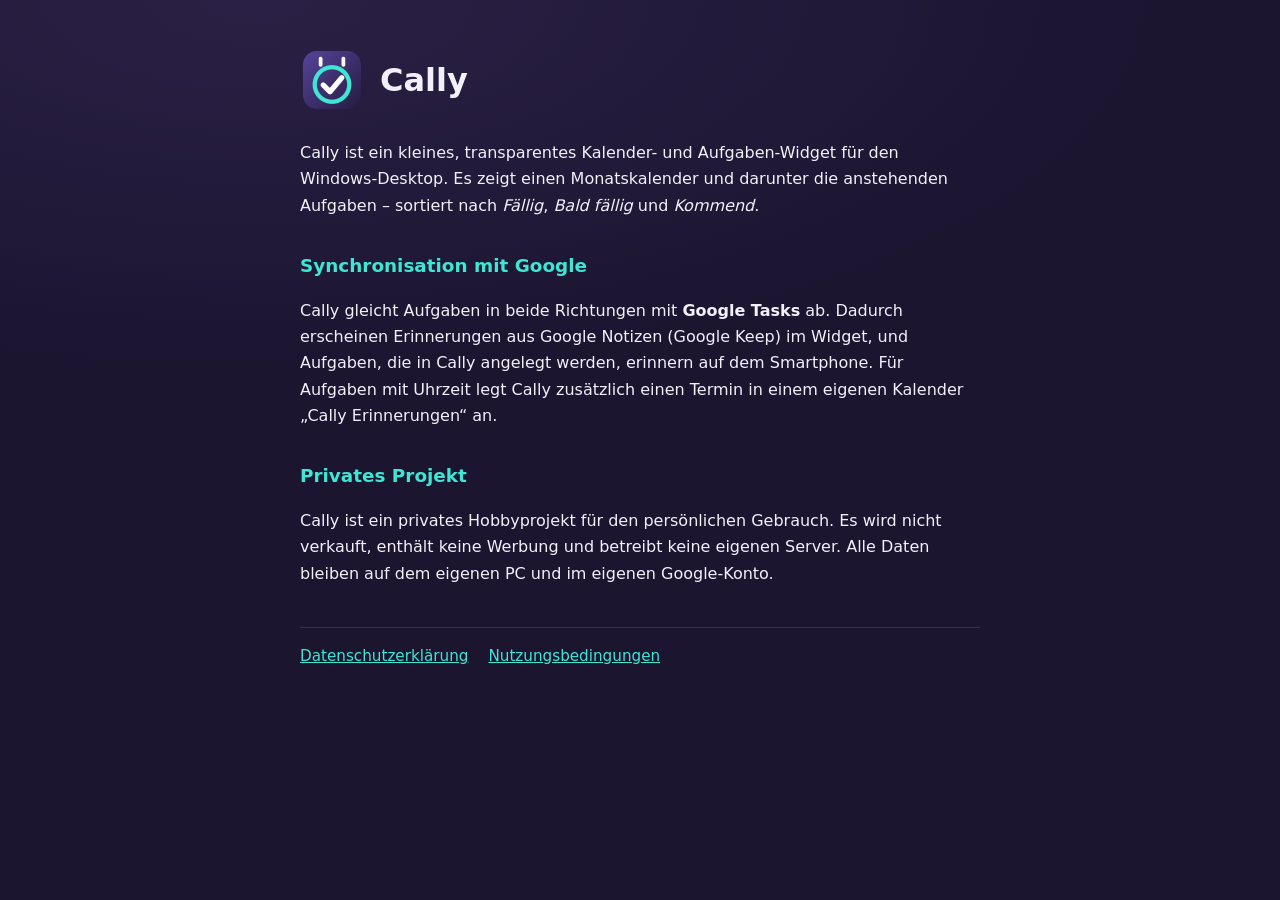
<file: cally/index.html>
<!doctype html>
<html lang="de">
<head>
  <meta charset="utf-8">
  <meta name="viewport" content="width=device-width, initial-scale=1">
  <title>Cally – Kalender- und Aufgaben-Widget</title>
  <meta name="description" content="Cally ist ein privates Kalender- und Aufgaben-Widget für den Windows-Desktop mit Google-Tasks-Synchronisation.">
  <link rel="icon" href="icon.png">
  <link rel="stylesheet" href="style.css">
</head>
<body>
<main>
  <header>
    <img src="icon.png" alt="">
    <h1>Cally</h1>
  </header>

  <p>Cally ist ein kleines, transparentes Kalender- und Aufgaben-Widget für den Windows-Desktop.
    Es zeigt einen Monatskalender und darunter die anstehenden Aufgaben – sortiert nach
    <em>Fällig</em>, <em>Bald fällig</em> und <em>Kommend</em>.</p>

  <h2>Synchronisation mit Google</h2>
  <p>Cally gleicht Aufgaben in beide Richtungen mit <strong>Google Tasks</strong> ab. Dadurch erscheinen
    Erinnerungen aus Google Notizen (Google Keep) im Widget, und Aufgaben, die in Cally angelegt werden,
    erinnern auf dem Smartphone. Für Aufgaben mit Uhrzeit legt Cally zusätzlich einen Termin in einem
    eigenen Kalender „Cally Erinnerungen“ an.</p>

  <h2>Privates Projekt</h2>
  <p>Cally ist ein privates Hobbyprojekt für den persönlichen Gebrauch. Es wird nicht verkauft,
    enthält keine Werbung und betreibt keine eigenen Server. Alle Daten bleiben auf dem eigenen PC
    und im eigenen Google-Konto.</p>

  <nav>
    <a href="datenschutz.html">Datenschutzerklärung</a>
    <a href="nutzungsbedingungen.html">Nutzungsbedingungen</a>
  </nav>
</main>
</body>
</html>
</file>
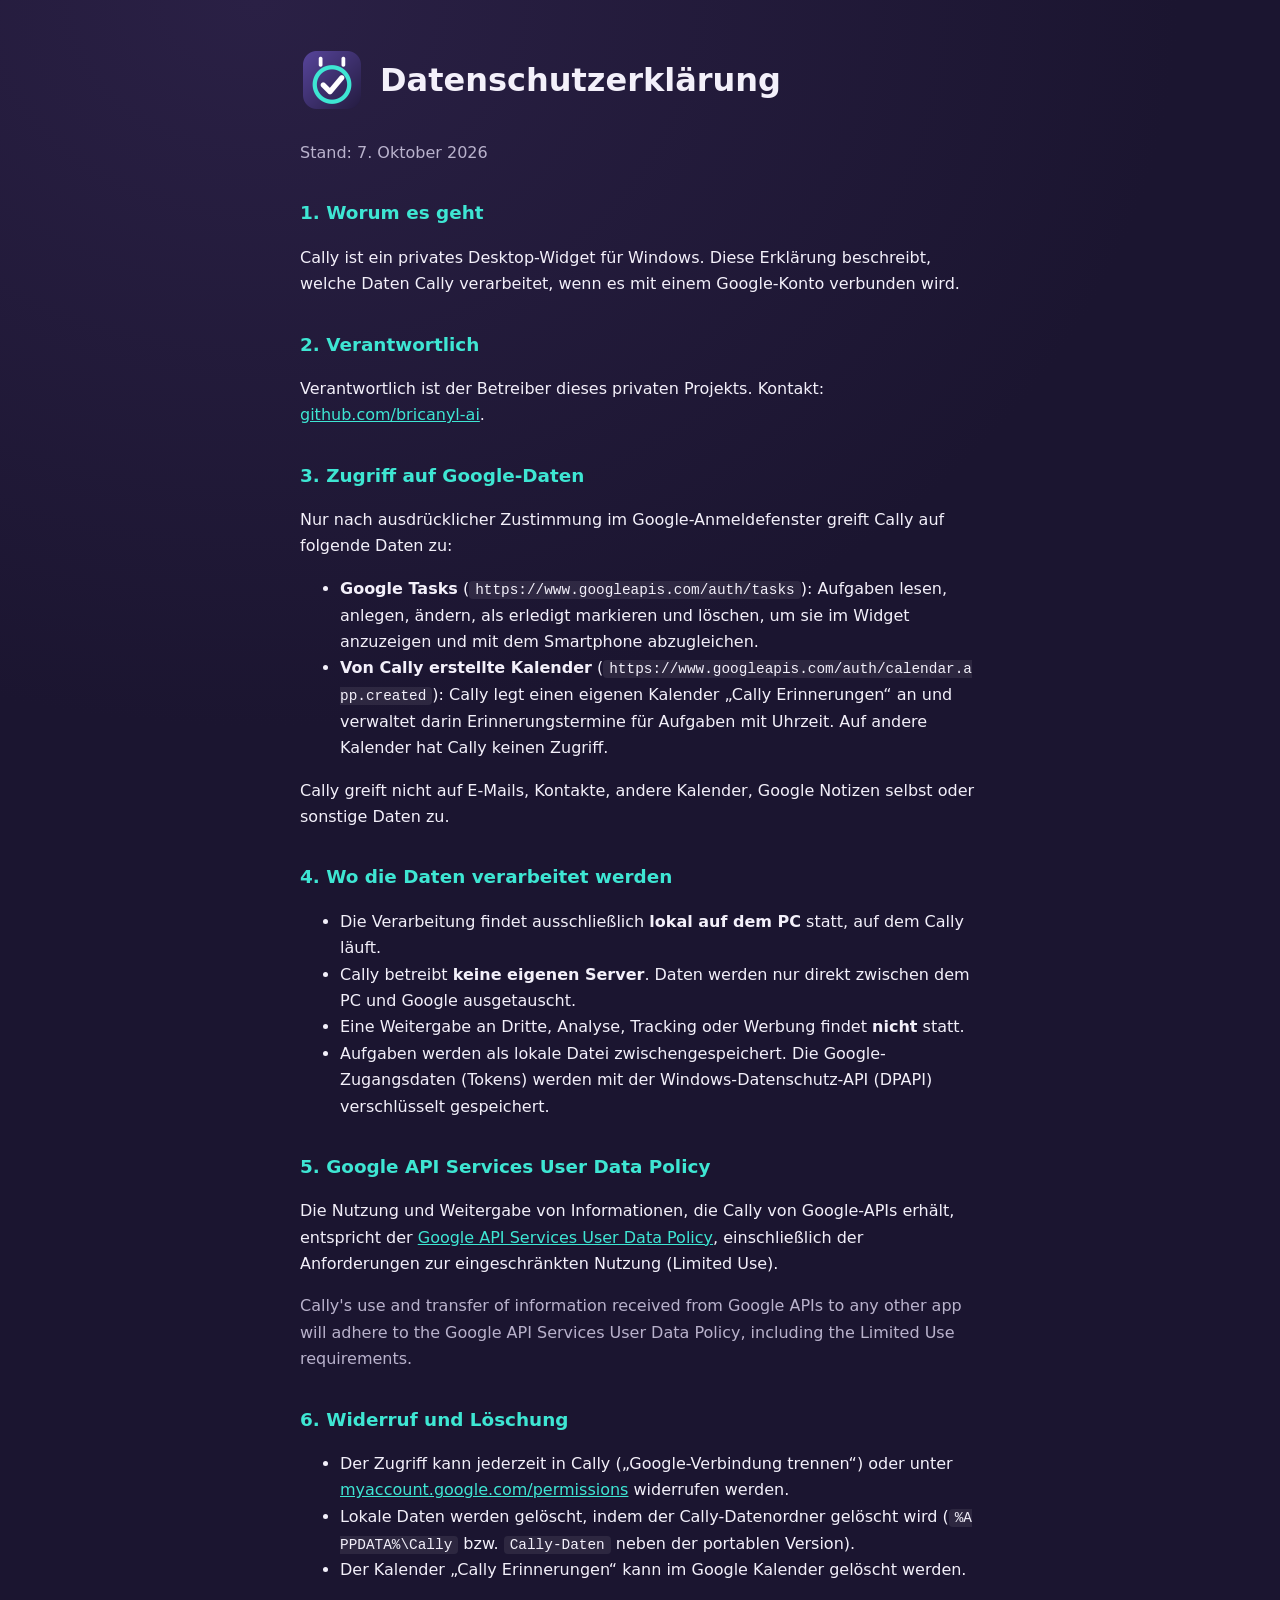
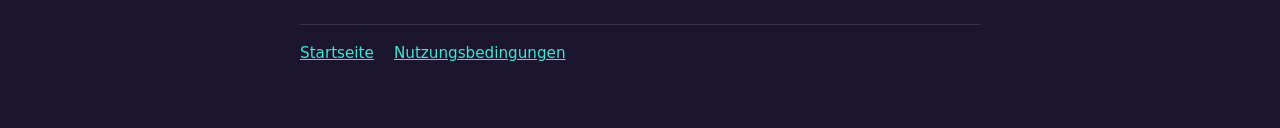
<file: cally/datenschutz.html>
<!doctype html>
<html lang="de">
<head>
  <meta charset="utf-8">
  <meta name="viewport" content="width=device-width, initial-scale=1">
  <title>Cally – Datenschutzerklärung</title>
  <link rel="icon" href="icon.png">
  <link rel="stylesheet" href="style.css">
</head>
<body>
<main>
  <header>
    <img src="icon.png" alt="">
    <h1>Datenschutzerklärung</h1>
  </header>
  <p class="muted">Stand: 7. Oktober 2026</p>

  <h2>1. Worum es geht</h2>
  <p>Cally ist ein privates Desktop-Widget für Windows. Diese Erklärung beschreibt, welche Daten Cally
    verarbeitet, wenn es mit einem Google-Konto verbunden wird.</p>

  <h2>2. Verantwortlich</h2>
  <p>Verantwortlich ist der Betreiber dieses privaten Projekts. Kontakt:
    <a href="https://github.com/bricanyl-ai">github.com/bricanyl-ai</a>.</p>

  <h2>3. Zugriff auf Google-Daten</h2>
  <p>Nur nach ausdrücklicher Zustimmung im Google-Anmeldefenster greift Cally auf folgende Daten zu:</p>
  <ul>
    <li><strong>Google Tasks</strong> (<code>https://www.googleapis.com/auth/tasks</code>):
      Aufgaben lesen, anlegen, ändern, als erledigt markieren und löschen, um sie im Widget anzuzeigen
      und mit dem Smartphone abzugleichen.</li>
    <li><strong>Von Cally erstellte Kalender</strong> (<code>https://www.googleapis.com/auth/calendar.app.created</code>):
      Cally legt einen eigenen Kalender „Cally Erinnerungen“ an und verwaltet darin Erinnerungstermine
      für Aufgaben mit Uhrzeit. Auf andere Kalender hat Cally keinen Zugriff.</li>
  </ul>
  <p>Cally greift nicht auf E-Mails, Kontakte, andere Kalender, Google Notizen selbst oder sonstige Daten zu.</p>

  <h2>4. Wo die Daten verarbeitet werden</h2>
  <ul>
    <li>Die Verarbeitung findet ausschließlich <strong>lokal auf dem PC</strong> statt, auf dem Cally läuft.</li>
    <li>Cally betreibt <strong>keine eigenen Server</strong>. Daten werden nur direkt zwischen dem PC und Google ausgetauscht.</li>
    <li>Eine Weitergabe an Dritte, Analyse, Tracking oder Werbung findet <strong>nicht</strong> statt.</li>
    <li>Aufgaben werden als lokale Datei zwischengespeichert. Die Google-Zugangsdaten (Tokens) werden
      mit der Windows-Datenschutz-API (DPAPI) verschlüsselt gespeichert.</li>
  </ul>

  <h2>5. Google API Services User Data Policy</h2>
  <p>Die Nutzung und Weitergabe von Informationen, die Cally von Google-APIs erhält, entspricht der
    <a href="https://developers.google.com/terms/api-services-user-data-policy">Google API Services User Data Policy</a>,
    einschließlich der Anforderungen zur eingeschränkten Nutzung (Limited Use).</p>
  <p class="muted" lang="en">Cally's use and transfer of information received from Google APIs to any other app will
    adhere to the Google API Services User Data Policy, including the Limited Use requirements.</p>

  <h2>6. Widerruf und Löschung</h2>
  <ul>
    <li>Der Zugriff kann jederzeit in Cally („Google-Verbindung trennen“) oder unter
      <a href="https://myaccount.google.com/permissions">myaccount.google.com/permissions</a> widerrufen werden.</li>
    <li>Lokale Daten werden gelöscht, indem der Cally-Datenordner gelöscht wird
      (<code>%APPDATA%\Cally</code> bzw. <code>Cally-Daten</code> neben der portablen Version).</li>
    <li>Der Kalender „Cally Erinnerungen“ kann im Google Kalender gelöscht werden.</li>
  </ul>

  <nav>
    <a href="index.html">Startseite</a>
    <a href="nutzungsbedingungen.html">Nutzungsbedingungen</a>
  </nav>
</main>
</body>
</html>
</file>
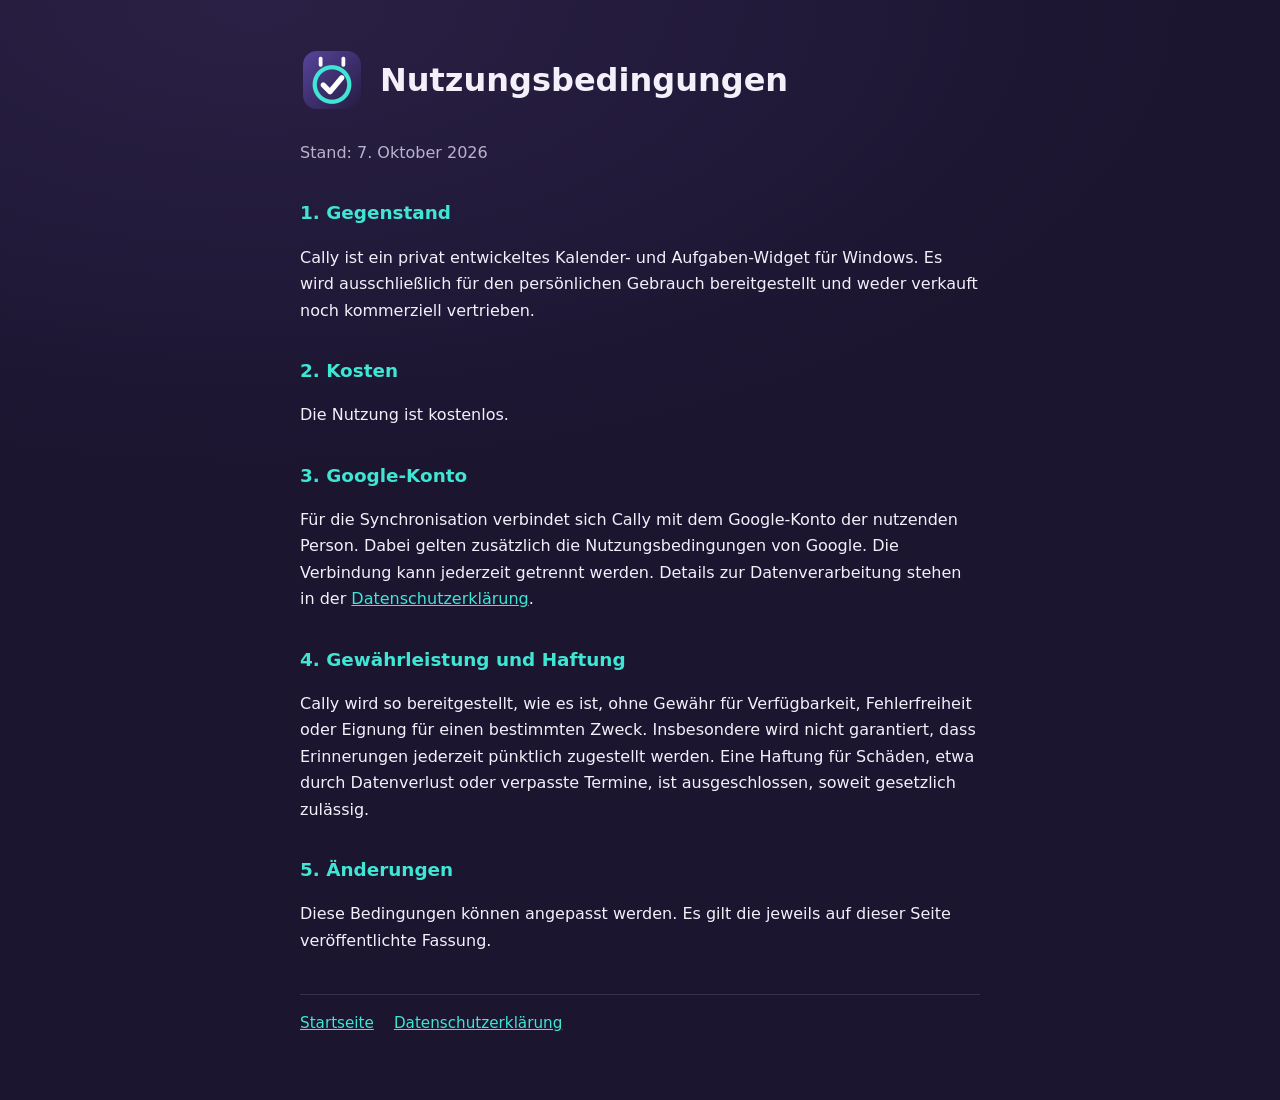
<file: cally/nutzungsbedingungen.html>
<!doctype html>
<html lang="de">
<head>
  <meta charset="utf-8">
  <meta name="viewport" content="width=device-width, initial-scale=1">
  <title>Cally – Nutzungsbedingungen</title>
  <link rel="icon" href="icon.png">
  <link rel="stylesheet" href="style.css">
</head>
<body>
<main>
  <header>
    <img src="icon.png" alt="">
    <h1>Nutzungsbedingungen</h1>
  </header>
  <p class="muted">Stand: 7. Oktober 2026</p>

  <h2>1. Gegenstand</h2>
  <p>Cally ist ein privat entwickeltes Kalender- und Aufgaben-Widget für Windows. Es wird ausschließlich
    für den persönlichen Gebrauch bereitgestellt und weder verkauft noch kommerziell vertrieben.</p>

  <h2>2. Kosten</h2>
  <p>Die Nutzung ist kostenlos.</p>

  <h2>3. Google-Konto</h2>
  <p>Für die Synchronisation verbindet sich Cally mit dem Google-Konto der nutzenden Person. Dabei gelten
    zusätzlich die Nutzungsbedingungen von Google. Die Verbindung kann jederzeit getrennt werden.
    Details zur Datenverarbeitung stehen in der <a href="datenschutz.html">Datenschutzerklärung</a>.</p>

  <h2>4. Gewährleistung und Haftung</h2>
  <p>Cally wird so bereitgestellt, wie es ist, ohne Gewähr für Verfügbarkeit, Fehlerfreiheit oder
    Eignung für einen bestimmten Zweck. Insbesondere wird nicht garantiert, dass Erinnerungen jederzeit
    pünktlich zugestellt werden. Eine Haftung für Schäden, etwa durch Datenverlust oder verpasste Termine,
    ist ausgeschlossen, soweit gesetzlich zulässig.</p>

  <h2>5. Änderungen</h2>
  <p>Diese Bedingungen können angepasst werden. Es gilt die jeweils auf dieser Seite veröffentlichte Fassung.</p>

  <nav>
    <a href="index.html">Startseite</a>
    <a href="datenschutz.html">Datenschutzerklärung</a>
  </nav>
</main>
</body>
</html>
</file>
<file: cally/style.css>
:root {
  --bg: #1b1530;
  --bg2: #2a2045;
  --fg: #f3f0fa;
  --muted: #b9b2cc;
  --accent: #3ee6d3;
  --line: rgba(255, 255, 255, 0.12);
}
* { box-sizing: border-box; }
body {
  margin: 0;
  min-height: 100vh;
  background: radial-gradient(120% 70% at 20% 0%, var(--bg2), var(--bg) 60%);
  color: var(--fg);
  font: 16px/1.65 'Segoe UI', system-ui, -apple-system, sans-serif;
}
main {
  max-width: 720px;
  margin: 0 auto;
  padding: 48px 20px 64px;
}
header {
  display: flex;
  align-items: center;
  gap: 16px;
  margin-bottom: 28px;
}
header img { width: 64px; height: 64px; }
h1 { font-size: 2rem; margin: 0; line-height: 1.2; }
h2 { font-size: 1.15rem; margin: 2rem 0 0.4rem; color: var(--accent); }
p, li { color: var(--fg); }
.muted { color: var(--muted); }
a { color: var(--accent); }
nav {
  display: flex;
  flex-wrap: wrap;
  gap: 8px 20px;
  margin-top: 40px;
  padding-top: 16px;
  border-top: 1px solid var(--line);
  font-size: 0.95rem;
}
code {
  background: rgba(255, 255, 255, 0.08);
  padding: 1px 6px;
  border-radius: 4px;
  font-size: 0.9em;
  word-break: break-all;
}
</file>
